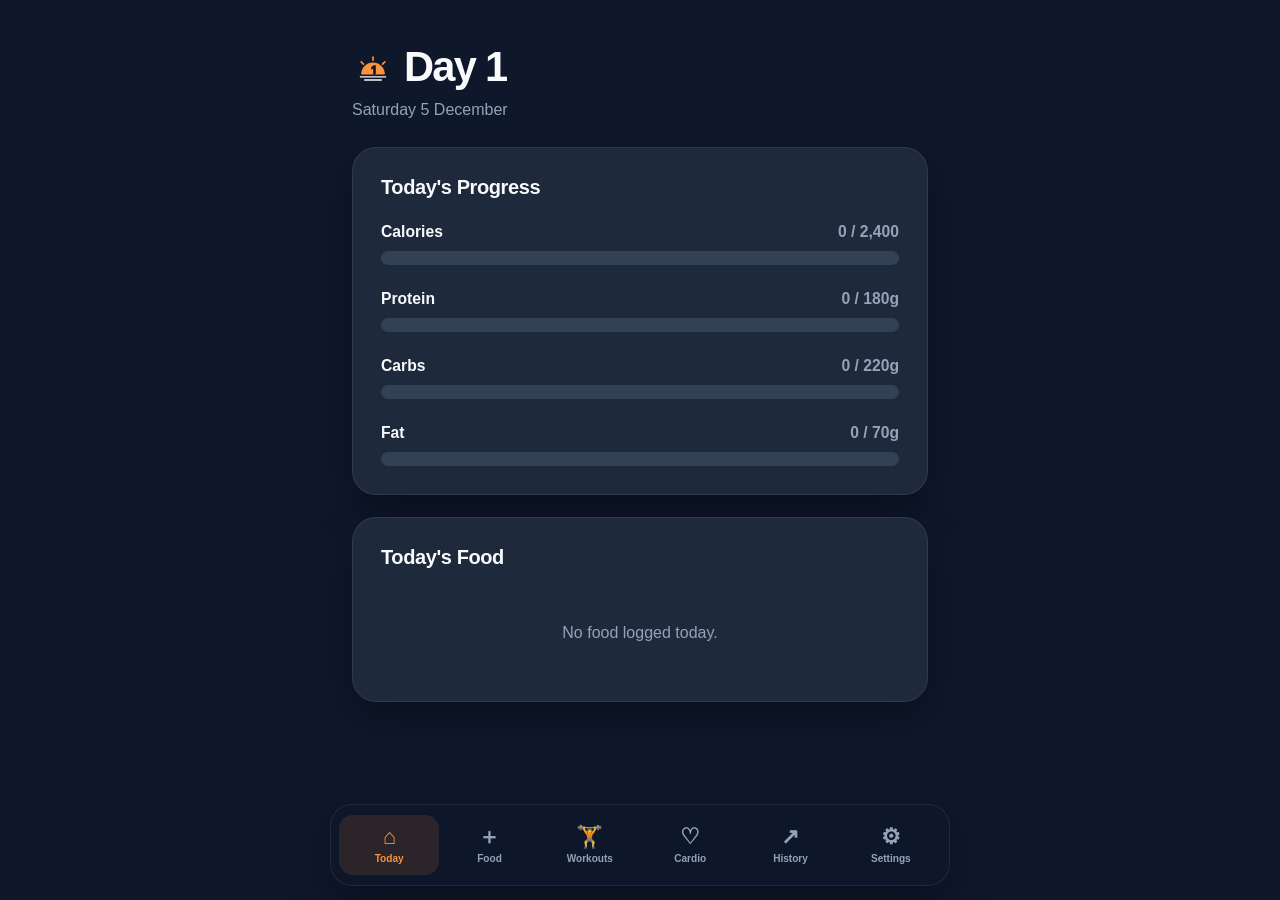
<file: index.html>
<!DOCTYPE html>
<html lang="en">

<head>

    <meta charset="UTF-8">

    <meta name="viewport" content="width=device-width, initial-scale=1.0">

    <title>Day 1</title>

    <link rel="stylesheet" href="./css/style.css">

    <link rel="manifest" href="./manifest.json">

    <link rel="apple-touch-icon" href="./icons/apple-touch-icon.png">

    <meta name="theme-color" content="#0f172a">

    <meta name="apple-mobile-web-app-capable" content="yes">

    <meta name="apple-mobile-web-app-status-bar-style" content="black-translucent">

    <meta name="apple-mobile-web-app-title" content="Day 1">

<link rel="icon" href="icons/logo.svg">
</head>

<body>

    <!-- ==========================
         INSTALL APP
    ========================== -->

    <section
        id="installSection"
        class="install-section"
        hidden>

        <div class="install-content">

            <div>

                <h2>Install Day 1</h2>

                <p>
                    Add Day 1 to this device for faster access and offline use.
                </p>

            </div>

            <button
                type="button"
                id="installAppButton"
                class="install-button">

                Install App

            </button>

        </div>

        <p
            id="installMessage"
            class="install-message"
            aria-live="polite"></p>

    </section>

    <div class="app">

        <!-- HEADER -->

        <header>

            <h1><img class="brand-icon" src="icons/logo.svg" alt=""> Day 1</h1>

            <p id="todayDate">
                Loading date...
            </p>

        </header>

        <!-- DAILY TOTALS -->

        <section class="card">

            <h2>Today's Progress</h2>

            <div class="macro">

                <div class="label">

                    <span>Calories</span>

                    <span id="caloriesText">
                        0 / 2400
                    </span>

                </div>

                <div class="progress">

                    <div
                        id="caloriesBar"
                        class="fill calories"></div>

                </div>

            </div>

            <div class="macro">

                <div class="label">

                    <span>Protein</span>

                    <span id="proteinText">
                        0 / 180g
                    </span>

                </div>

                <div class="progress">

                    <div
                        id="proteinBar"
                        class="fill protein"></div>

                </div>

            </div>

            <div class="macro">

                <div class="label">

                    <span>Carbs</span>

                    <span id="carbsText">
                        0 / 220g
                    </span>

                </div>

                <div class="progress">

                    <div
                        id="carbsBar"
                        class="fill carbs"></div>

                </div>

            </div>

            <div class="macro">

                <div class="label">

                    <span>Fat</span>

                    <span id="fatText">
                        0 / 70g
                    </span>

                </div>

                <div class="progress">

                    <div
                        id="fatBar"
                        class="fill fat"></div>

                </div>

            </div>

        </section>

        <!-- TODAY'S FOOD -->

        <section class="card">

            <h2>Today's Food</h2>

            <div id="foodLog">

                <p class="empty">

                    No food logged today.

                </p>

            </div>

        </section>

    </div>

    <!-- BOTTOM NAVIGATION -->

    <nav aria-label="Main navigation">
<button id="dashboardButton"><div class="icon">⌂</div><div>Today</div></button>
<button id="libraryButton"><div class="icon">＋</div><div>Food</div></button>
<button id="workoutsButton"><div class="icon">🏋</div><div>Workouts</div></button>
<button id="cardioButton"><div class="icon">♡</div><div>Cardio</div></button>
<button id="historyButton"><div class="icon">↗</div><div>History</div></button>
<button id="settingsButton"><div class="icon">⚙</div><div>Settings</div></button>
</nav>

    <script src="./js/storage.js"></script>
    <script src="./js/dashboard.js"></script>
    <script src="./js/app.js"></script>

</body>

</html>
</file>
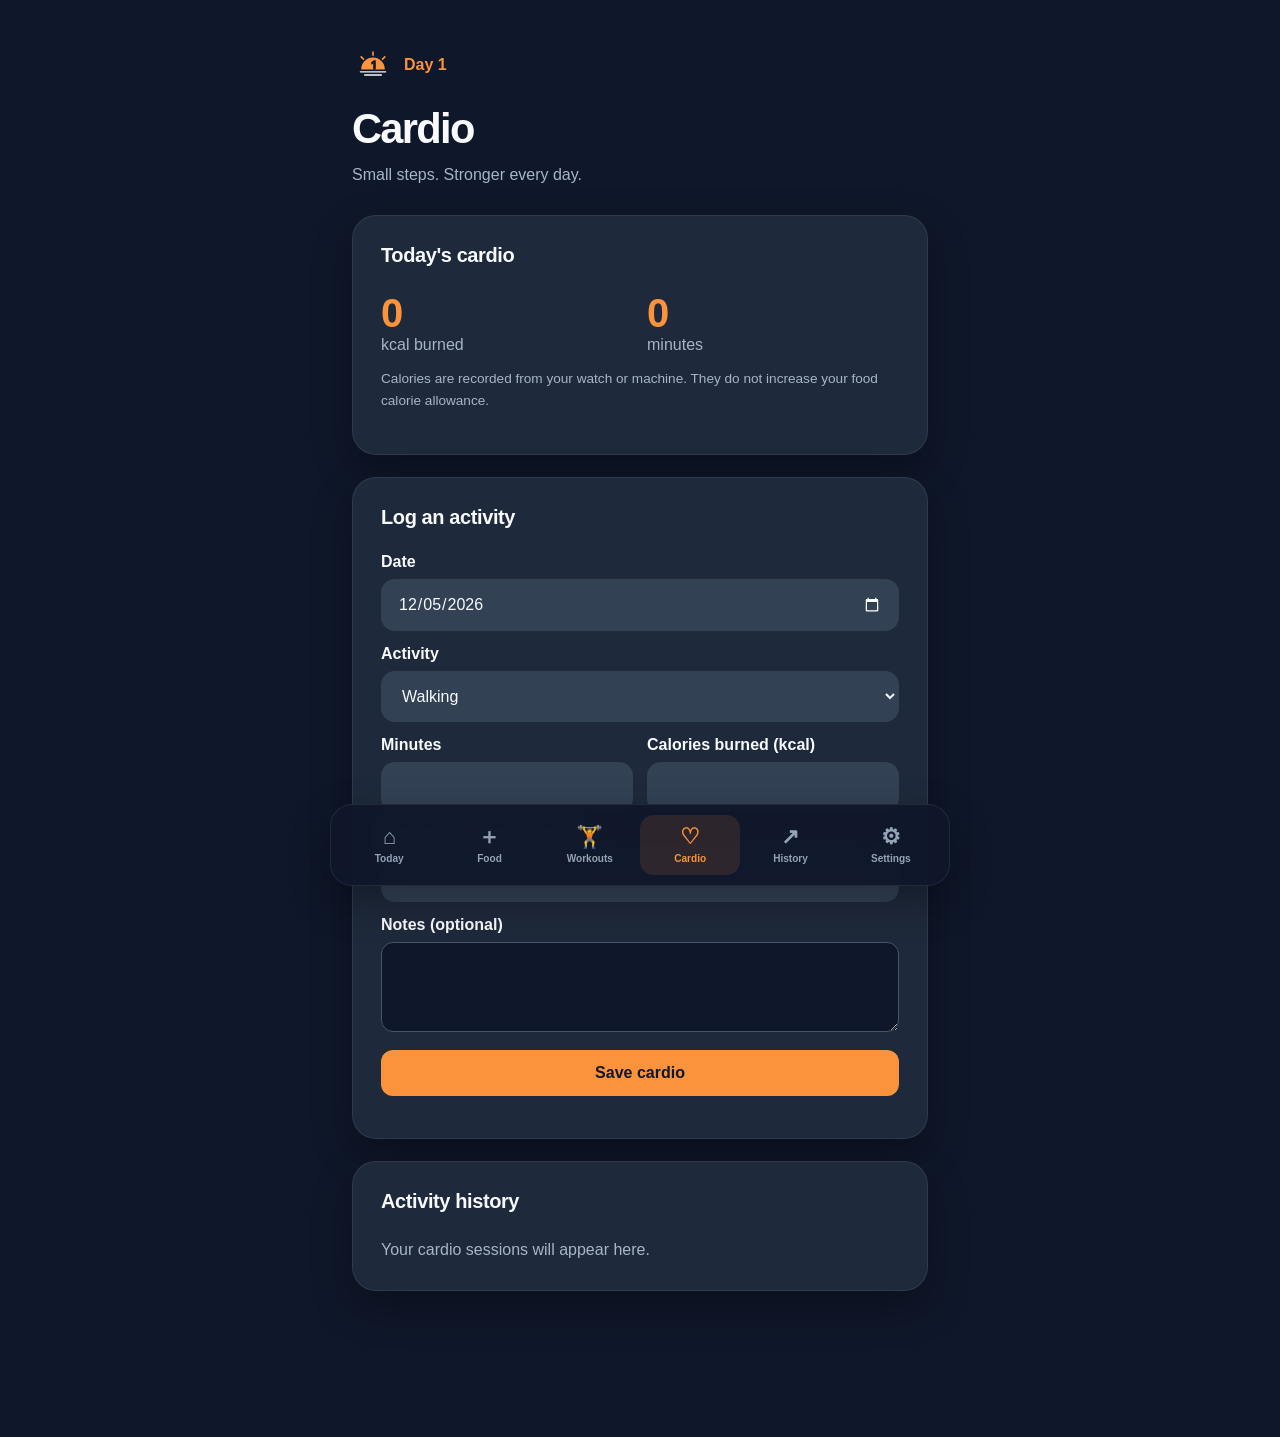
<file: cardio.html>
<!doctype html><html lang="en-AU"><head><meta charset="utf-8"><meta name="viewport" content="width=device-width, initial-scale=1, viewport-fit=cover"><meta name="theme-color" content="#0f172a"><meta name="apple-mobile-web-app-capable" content="yes"><meta name="apple-mobile-web-app-title" content="Day 1"><title>Cardio · Day 1</title><link rel="stylesheet" href="css/style.css"><link rel="manifest" href="manifest.json"><link rel="apple-touch-icon" href="icons/apple-touch-icon.png"><link rel="icon" href="icons/logo.svg"></head><body><main class="app"><header><div class="brand"><img class="brand-icon" src="icons/logo.svg" alt=""> Day 1</div><h1>Cardio</h1><p class="muted">Small steps. Stronger every day.</p></header><section class="card"><h2>Today's cardio</h2><div class="stat-pair"><div><strong id="cardioCalories">0</strong><span>kcal burned</span></div><div><strong id="cardioMinutes">0</strong><span>minutes</span></div></div><p class="muted helper">Calories are recorded from your watch or machine. They do not increase your food calorie allowance.</p></section><form class="card" id="cardioForm"><h2 id="cardioFormTitle">Log an activity</h2><label for="cardioDate">Date</label><input id="cardioDate" type="date" required><label for="activity">Activity</label><select id="activity"><option>Walking</option><option>Running</option><option>Cycling</option><option>Rowing</option><option>Swimming</option><option>Elliptical</option><option>Other</option></select><div class="two-col"><div><label for="duration">Minutes</label><input id="duration" type="number" min="0.1" step="0.1" required inputmode="decimal"></div><div><label for="burned">Calories burned (kcal)</label><input id="burned" type="number" min="0" step="1" required inputmode="numeric"></div></div><label for="distance">Distance in km (optional)</label><input id="distance" type="number" min="0" step="0.01" inputmode="decimal"><label for="cardioNotes">Notes (optional)</label><textarea id="cardioNotes" maxlength="2000"></textarea><button class="primary" id="saveCardio" type="submit">Save cardio</button><button class="secondary" id="cancelCardio" type="button" hidden>Cancel edit</button><p id="cardioStatus" role="status"></p></form><section class="card"><h2>Activity history</h2><div id="cardioHistory"></div></section></main><nav aria-label="Main navigation">
<button id="dashboardButton"><div class="icon">⌂</div><div>Today</div></button>
<button id="libraryButton"><div class="icon">＋</div><div>Food</div></button>
<button id="workoutsButton"><div class="icon">🏋</div><div>Workouts</div></button>
<button id="cardioButton"><div class="icon">♡</div><div>Cardio</div></button>
<button id="historyButton"><div class="icon">↗</div><div>History</div></button>
<button id="settingsButton"><div class="icon">⚙</div><div>Settings</div></button>
</nav><script src="js/training-store.js"></script><script src="js/cardio.js"></script><script src="js/app.js"></script></body></html>
</file>
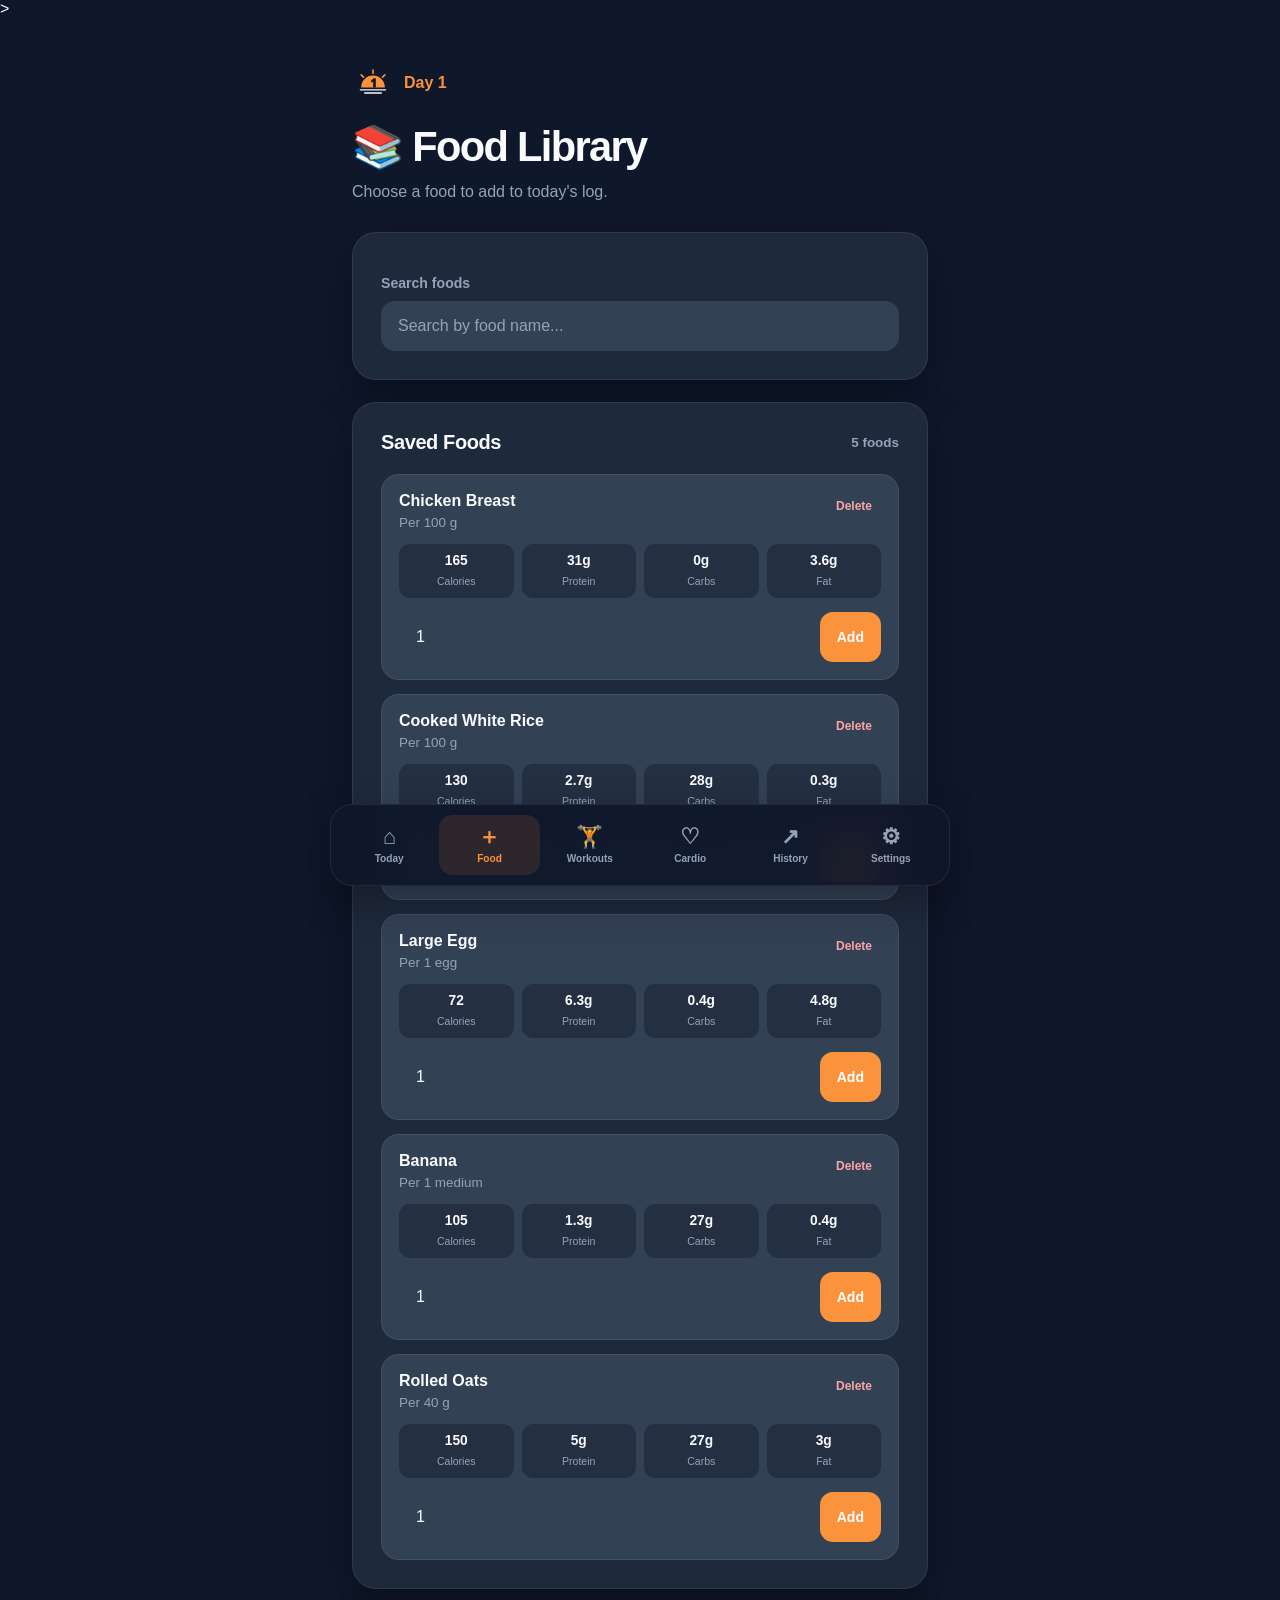
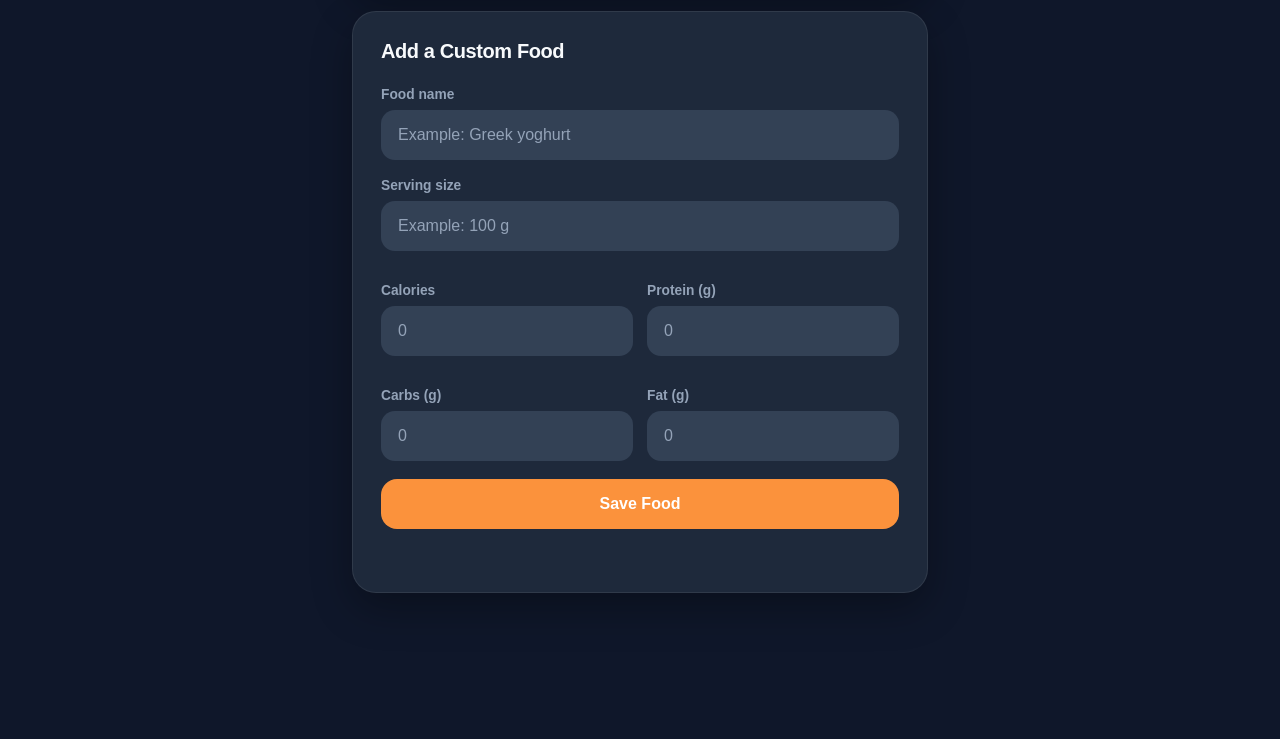
<file: food-library.html>
<!DOCTYPE html>
<html lang="en">

<head>
    <meta charset="UTF-8">

    <meta
        name="viewport"
        content="width=device-width, initial-scale=1.0"
    >

    <title>Food Library | Day 1</title>

    <link
        rel="stylesheet"
        href="css/style.css"
        <link rel="manifest" href="manifest.json">

        <link
    rel="apple-touch-icon"
    href="icons/apple-touch-icon.png"
>

<meta name="theme-color" content="#0f172a">

<meta
    name="apple-mobile-web-app-capable"
    content="yes"
>

<meta
    name="apple-mobile-web-app-status-bar-style"
    content="black-translucent"
>

<meta
    name="apple-mobile-web-app-title"
    content="Day 1"
>
    >
<link rel="icon" href="icons/logo.svg">
</head>

<body>

<div class="app">

    <!-- ==========================
         PAGE HEADER
    =========================== -->

    <header>
<div class="brand"><img class="brand-icon" src="icons/logo.svg" alt=""> Day 1</div>
        <h1>📚 Food Library</h1>

        <p class="page-description">
            Choose a food to add to today's log.
        </p>
    </header>


    <!-- ==========================
         SEARCH
    =========================== -->

    <section class="card">

        <label
            class="input-label"
            for="foodSearch"
        >
            Search foods
        </label>

        <input
            type="search"
            id="foodSearch"
            placeholder="Search by food name..."
            autocomplete="off"
        >

    </section>


    <!-- ==========================
         FOOD LIST
    =========================== -->

    <section class="card">

        <div class="section-heading">

            <h2>Saved Foods</h2>

            <span id="foodCount">
                0 foods
            </span>

        </div>

        <div id="foodLibrary">

            <p class="empty">
                Loading foods...
            </p>

        </div>

    </section>


    <!-- ==========================
         ADD CUSTOM FOOD
    =========================== -->

    <section class="card">

        <h2>Add a Custom Food</h2>

        <form id="addFoodForm">

            <div class="form-group">

                <label for="foodName">
                    Food name
                </label>

                <input
                    type="text"
                    id="foodName"
                    placeholder="Example: Greek yoghurt"
                    required
                >

            </div>


            <div class="form-group">

                <label for="foodServing">
                    Serving size
                </label>

                <input
                    type="text"
                    id="foodServing"
                    placeholder="Example: 100 g"
                    required
                >

            </div>


            <div class="form-grid">

                <div class="form-group">

                    <label for="foodCalories">
                        Calories
                    </label>

                    <input
                        type="number"
                        id="foodCalories"
                        min="0"
                        step="0.1"
                        placeholder="0"
                        required
                    >

                </div>


                <div class="form-group">

                    <label for="foodProtein">
                        Protein (g)
                    </label>

                    <input
                        type="number"
                        id="foodProtein"
                        min="0"
                        step="0.1"
                        placeholder="0"
                        required
                    >

                </div>


                <div class="form-group">

                    <label for="foodCarbs">
                        Carbs (g)
                    </label>

                    <input
                        type="number"
                        id="foodCarbs"
                        min="0"
                        step="0.1"
                        placeholder="0"
                        required
                    >

                </div>


                <div class="form-group">

                    <label for="foodFat">
                        Fat (g)
                    </label>

                    <input
                        type="number"
                        id="foodFat"
                        min="0"
                        step="0.1"
                        placeholder="0"
                        required
                    >

                </div>

            </div>


            <button
                type="submit"
                class="primary-button"
            >
                Save Food
            </button>

            <p
                id="formMessage"
                class="form-message"
                aria-live="polite"
            ></p>

        </form>

    </section>

</div>


<!-- ==========================
     BOTTOM NAVIGATION
========================== -->

<nav aria-label="Main navigation">
<button id="dashboardButton"><div class="icon">⌂</div><div>Today</div></button>
<button id="libraryButton"><div class="icon">＋</div><div>Food</div></button>
<button id="workoutsButton"><div class="icon">🏋</div><div>Workouts</div></button>
<button id="cardioButton"><div class="icon">♡</div><div>Cardio</div></button>
<button id="historyButton"><div class="icon">↗</div><div>History</div></button>
<button id="settingsButton"><div class="icon">⚙</div><div>Settings</div></button>
</nav>


<script src="js/storage.js"></script>
<script src="js/foods.js"></script>
<script src="js/app.js"></script>

</body>

</html>
</file>
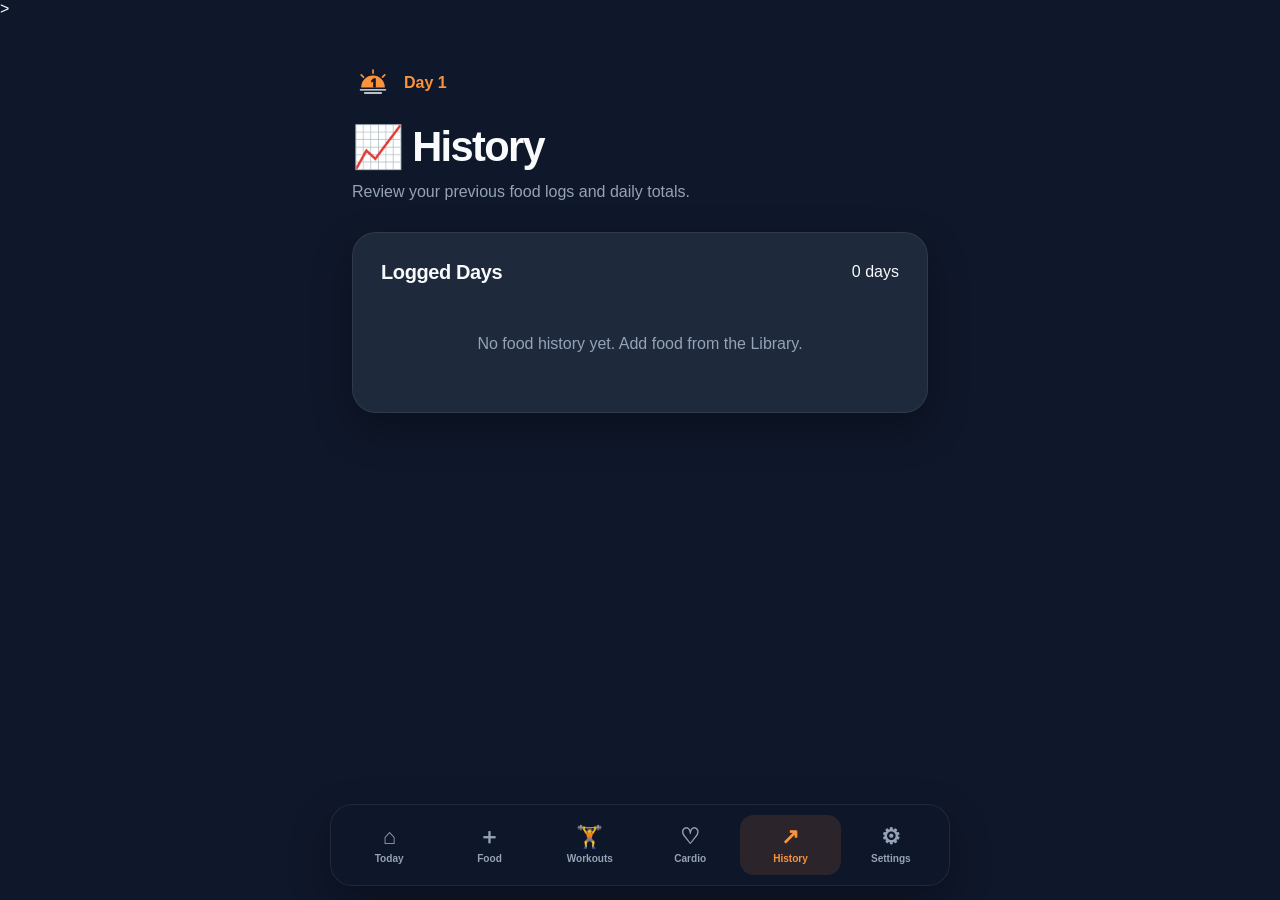
<file: history.html>
<!DOCTYPE html>
<html lang="en">

<head>
    <meta charset="UTF-8">

    <meta
        name="viewport"
        content="width=device-width, initial-scale=1.0"
    >

    <title>History | Day 1</title>

    <link
        rel="stylesheet"
        href="css/style.css"
        <link rel="manifest" href="manifest.json">

<meta name="theme-color" content="#0f172a">

<meta
    name="apple-mobile-web-app-capable"
    content="yes"
>

<meta
    name="apple-mobile-web-app-status-bar-style"
    content="black-translucent"
>

<meta
    name="apple-mobile-web-app-title"
    content="Day 1"
><link
    rel="apple-touch-icon"
    href="icons/apple-touch-icon.png"
>
    >
<link rel="icon" href="icons/logo.svg">
</head>

<body>

<div class="app">

    <!-- ==========================
         PAGE HEADER
    =========================== -->

    <header>
<div class="brand"><img class="brand-icon" src="icons/logo.svg" alt=""> Day 1</div>
        <h1>📈 History</h1>

        <p class="page-description">
            Review your previous food logs and daily totals.
        </p>
    </header>


    <!-- ==========================
         HISTORY SUMMARY
    =========================== -->

    <section class="card">

        <div class="section-heading">

            <h2>Logged Days</h2>

            <span id="historyCount">
                0 days
            </span>

        </div>

        <div id="historyList">

            <p class="empty">
                Loading history...
            </p>

        </div>

    </section>

</div>


<!-- ==========================
     BOTTOM NAVIGATION
========================== -->

<nav aria-label="Main navigation">
<button id="dashboardButton"><div class="icon">⌂</div><div>Today</div></button>
<button id="libraryButton"><div class="icon">＋</div><div>Food</div></button>
<button id="workoutsButton"><div class="icon">🏋</div><div>Workouts</div></button>
<button id="cardioButton"><div class="icon">♡</div><div>Cardio</div></button>
<button id="historyButton"><div class="icon">↗</div><div>History</div></button>
<button id="settingsButton"><div class="icon">⚙</div><div>Settings</div></button>
</nav>


<script src="js/storage.js"></script>
<script src="js/history.js"></script>
<script src="js/app.js"></script>

</body>

</html>
</file>
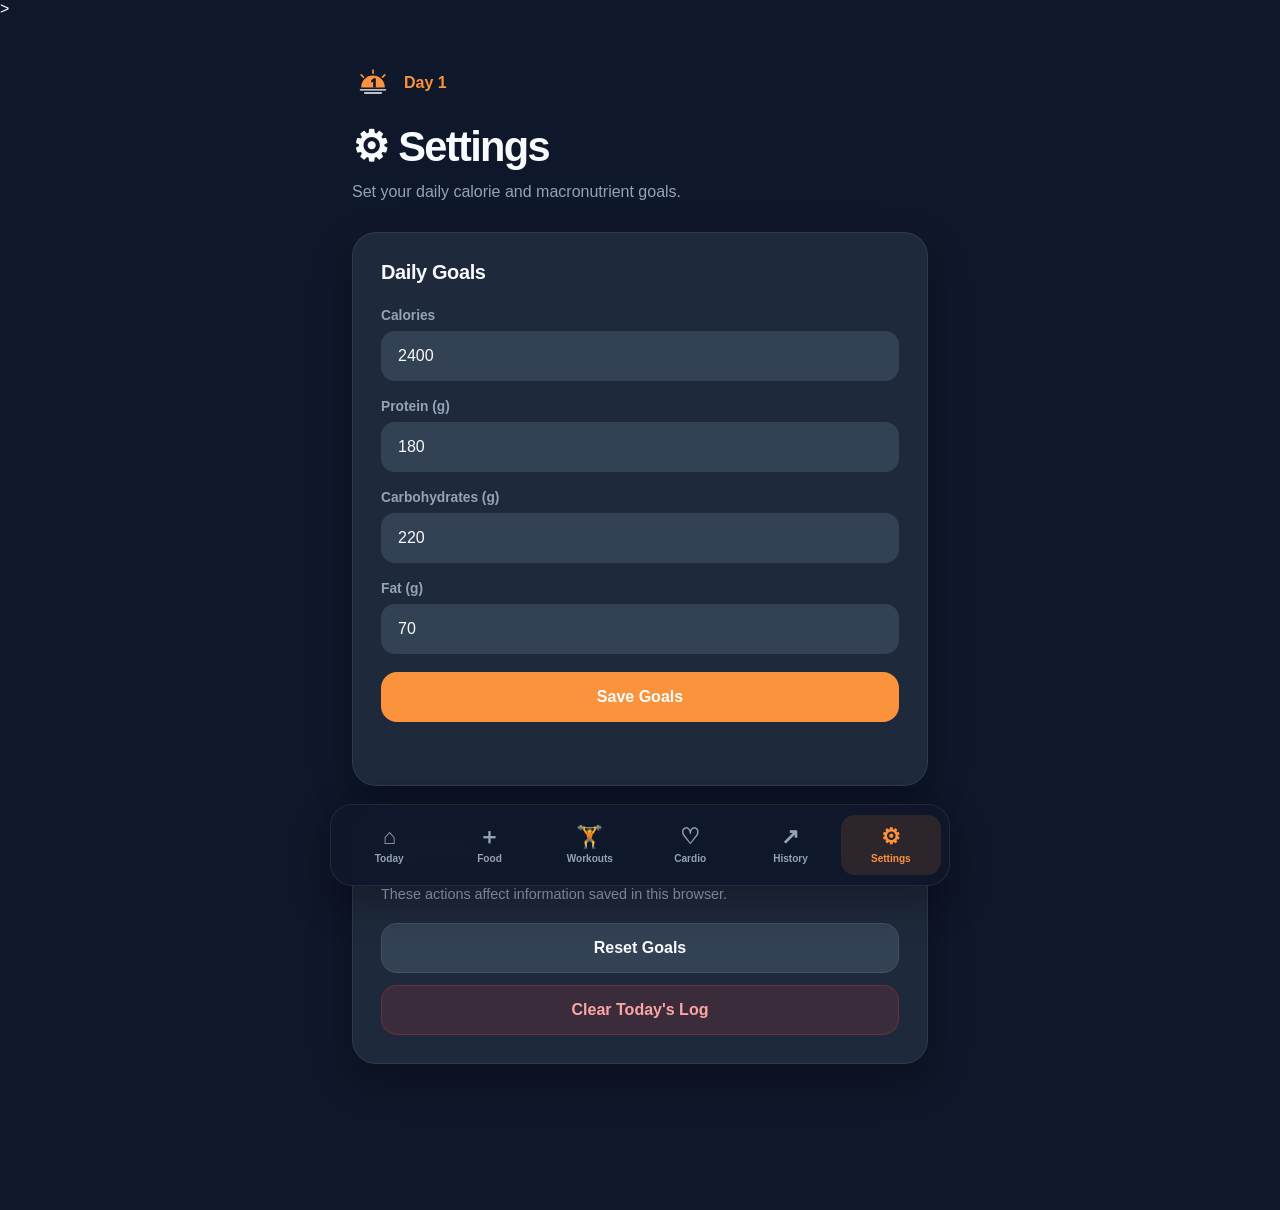
<file: settings.html>
<!DOCTYPE html>
<html lang="en">

<head>
    <meta charset="UTF-8">

    <meta
        name="viewport"
        content="width=device-width, initial-scale=1.0"
    >

    <title>Settings | Day 1</title>

    <link
        rel="stylesheet"
        href="css/style.css"
        <link rel="manifest" href="manifest.json">

<meta name="theme-color" content="#0f172a">

<meta
    name="apple-mobile-web-app-capable"
    content="yes"
>

<meta
    name="apple-mobile-web-app-status-bar-style"
    content="black-translucent"
>

<meta
    name="apple-mobile-web-app-title"
    content="Day 1"
>
<link
    rel="apple-touch-icon"
    href="icons/apple-touch-icon.png"
>
    >
<link rel="icon" href="icons/logo.svg">
</head>

<body>

<div class="app">

    <!-- ==========================
         PAGE HEADER
    =========================== -->

    <header>
<div class="brand"><img class="brand-icon" src="icons/logo.svg" alt=""> Day 1</div>
        <h1>⚙ Settings</h1>

        <p class="page-description">
            Set your daily calorie and macronutrient goals.
        </p>
    </header>


    <!-- ==========================
         DAILY GOALS
    =========================== -->

    <section class="card">

        <h2>Daily Goals</h2>

        <form id="settingsForm">

            <div class="form-group">

                <label for="calorieGoal">
                    Calories
                </label>

                <input
                    type="number"
                    id="calorieGoal"
                    min="1"
                    step="1"
                    required
                >

            </div>


            <div class="form-group">

                <label for="proteinGoal">
                    Protein (g)
                </label>

                <input
                    type="number"
                    id="proteinGoal"
                    min="1"
                    step="1"
                    required
                >

            </div>


            <div class="form-group">

                <label for="carbsGoal">
                    Carbohydrates (g)
                </label>

                <input
                    type="number"
                    id="carbsGoal"
                    min="1"
                    step="1"
                    required
                >

            </div>


            <div class="form-group">

                <label for="fatGoal">
                    Fat (g)
                </label>

                <input
                    type="number"
                    id="fatGoal"
                    min="1"
                    step="1"
                    required
                >

            </div>


            <button
                type="submit"
                class="primary-button"
            >
                Save Goals
            </button>

            <p
                id="settingsMessage"
                class="form-message"
                aria-live="polite"
            ></p>

        </form>

    </section>


    <!-- ==========================
         DATA TOOLS
    =========================== -->

    <section class="card">

        <h2>Data Tools</h2>

        <p class="settings-warning">
            These actions affect information saved in this browser.
        </p>

        <div class="settings-actions">

            <button
                type="button"
                id="resetGoalsButton"
                class="secondary-button"
            >
                Reset Goals
            </button>

            <button
                type="button"
                id="clearTodayButton"
                class="danger-button"
            >
                Clear Today's Log
            </button>

        </div>

    </section>

</div>


<!-- ==========================
     BOTTOM NAVIGATION
========================== -->

<nav aria-label="Main navigation">
<button id="dashboardButton"><div class="icon">⌂</div><div>Today</div></button>
<button id="libraryButton"><div class="icon">＋</div><div>Food</div></button>
<button id="workoutsButton"><div class="icon">🏋</div><div>Workouts</div></button>
<button id="cardioButton"><div class="icon">♡</div><div>Cardio</div></button>
<button id="historyButton"><div class="icon">↗</div><div>History</div></button>
<button id="settingsButton"><div class="icon">⚙</div><div>Settings</div></button>
</nav>


<script src="js/storage.js"></script>
<script src="js/settings.js"></script>
<script src="js/app.js"></script>

</body>

</html>
</file>
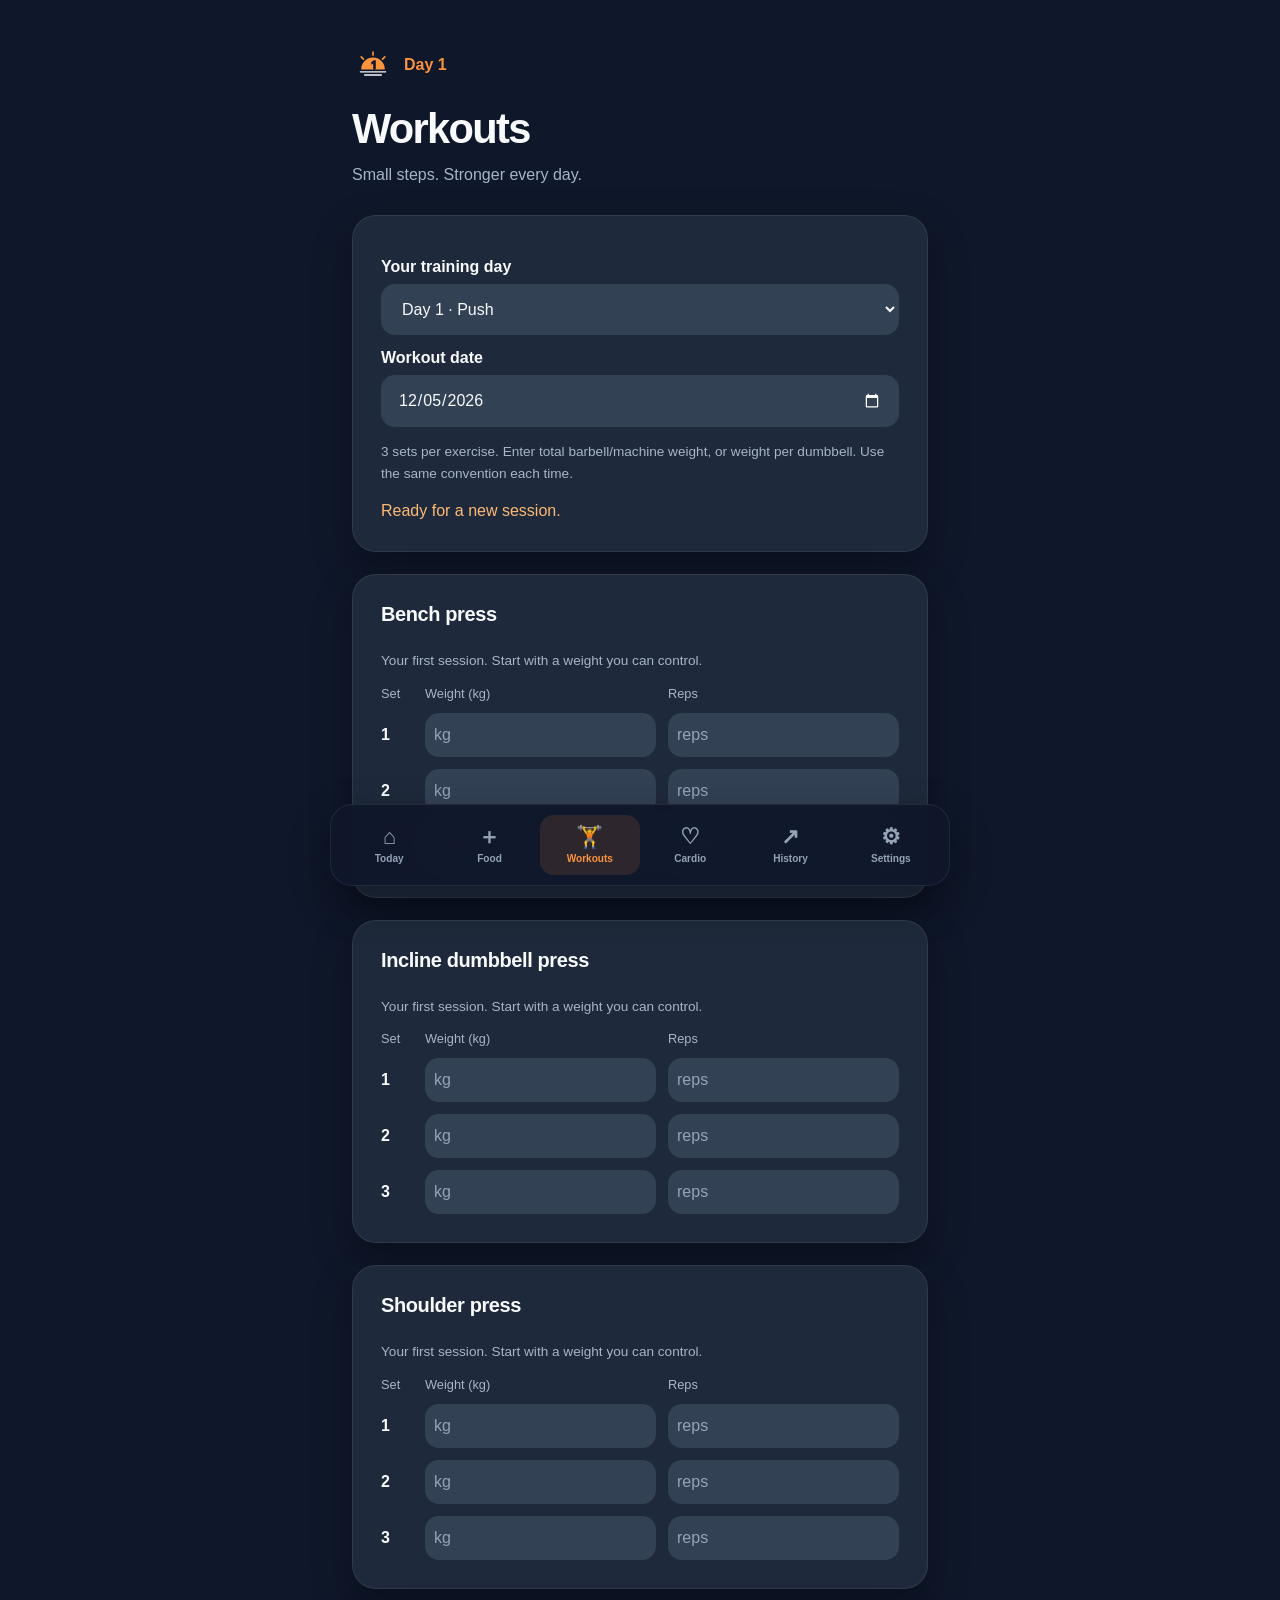
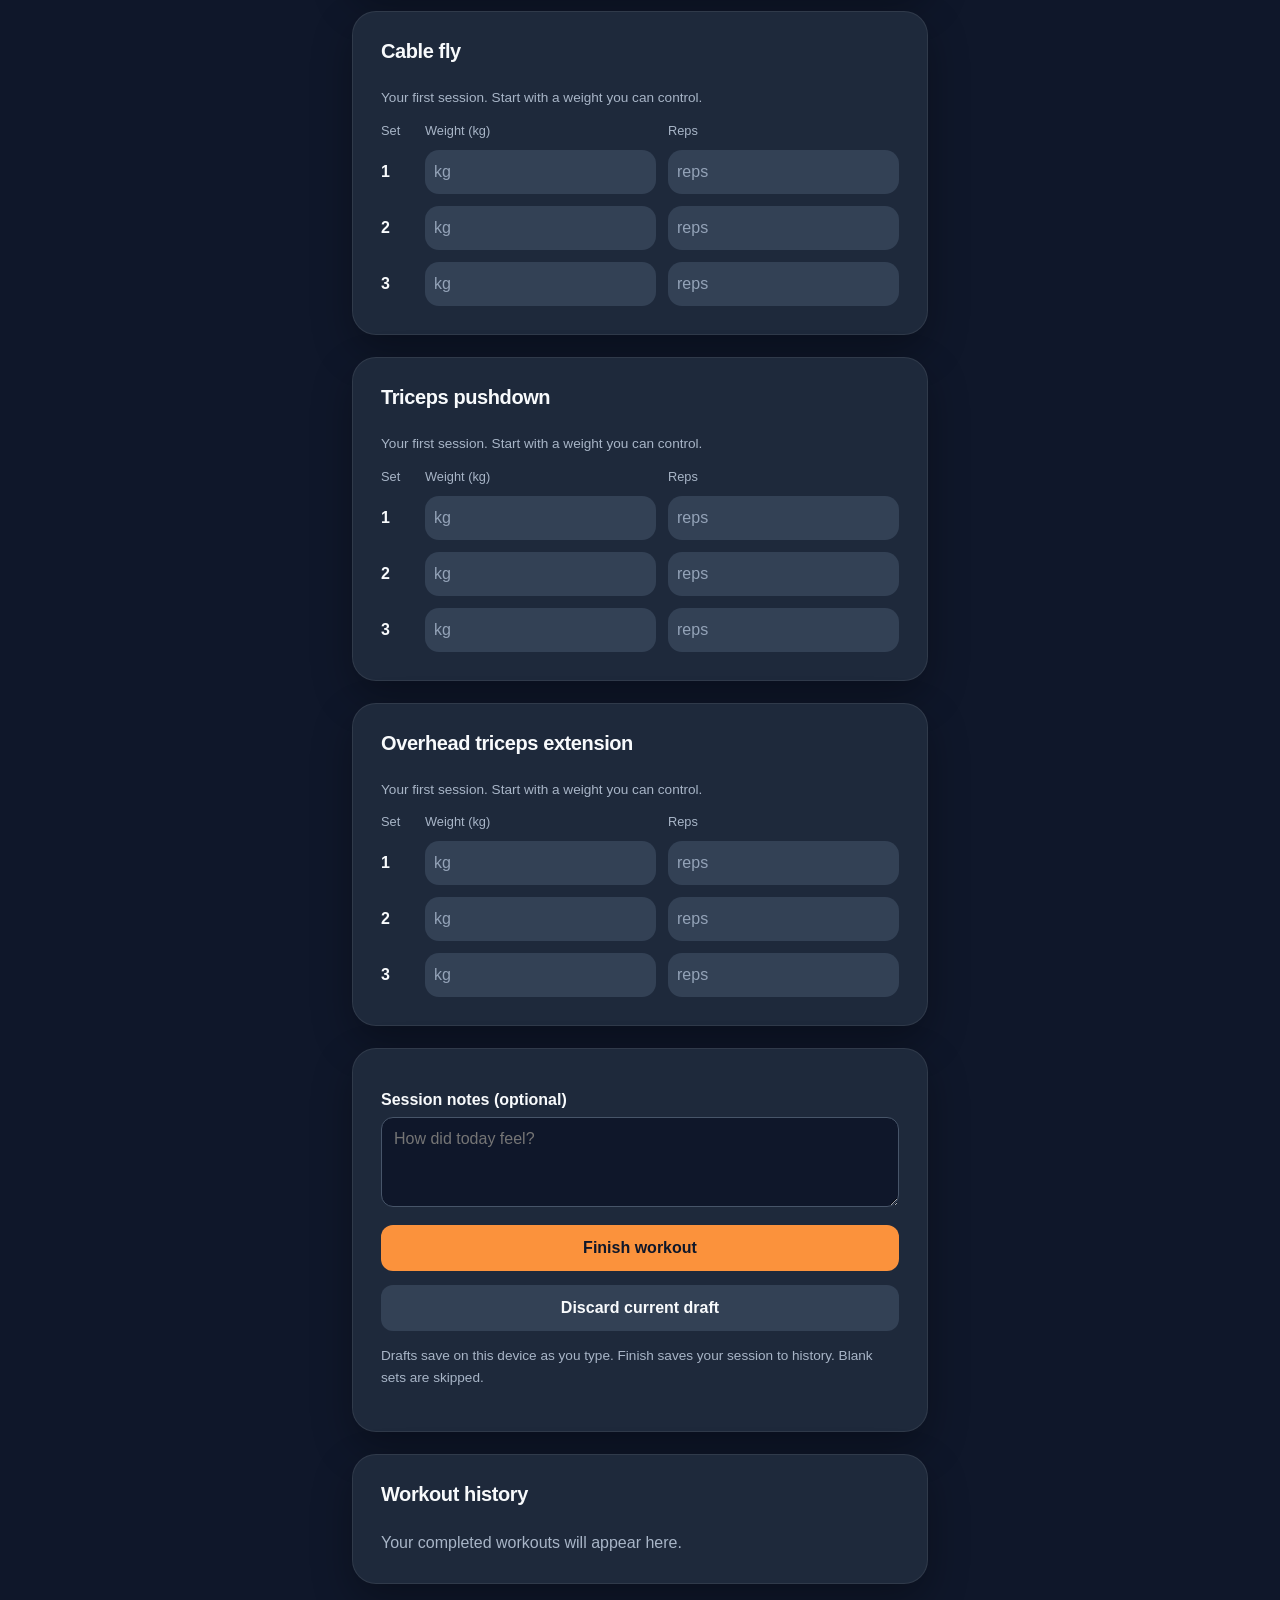
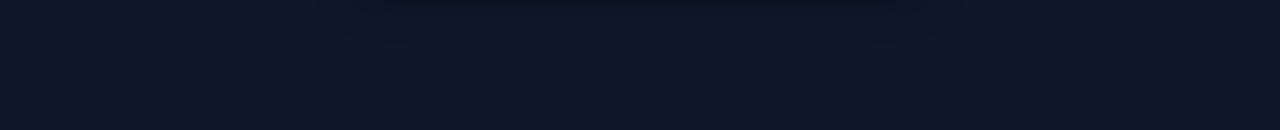
<file: workouts.html>
<!doctype html><html lang="en-AU"><head><meta charset="utf-8"><meta name="viewport" content="width=device-width, initial-scale=1, viewport-fit=cover"><meta name="theme-color" content="#0f172a"><meta name="apple-mobile-web-app-capable" content="yes"><meta name="apple-mobile-web-app-title" content="Day 1"><title>Workouts · Day 1</title><link rel="stylesheet" href="css/style.css"><link rel="manifest" href="manifest.json"><link rel="apple-touch-icon" href="icons/apple-touch-icon.png"><link rel="icon" href="icons/logo.svg"></head><body><main class="app"><header><div class="brand"><img class="brand-icon" src="icons/logo.svg" alt=""> Day 1</div><h1>Workouts</h1><p class="muted">Small steps. Stronger every day.</p></header><section class="card"><label for="routine">Your training day</label><select id="routine"><option value="push">Day 1 · Push</option><option value="pull">Day 2 · Pull</option><option value="legs">Day 3 · Legs</option></select><label for="workoutDate">Workout date</label><input type="date" id="workoutDate" required><p class="muted helper">3 sets per exercise. Enter total barbell/machine weight, or weight per dumbbell. Use the same convention each time.</p><p id="workoutStatus" role="status"></p></section><form id="workoutForm"><div id="exercises"></div><section class="card"><label for="workoutNotes">Session notes (optional)</label><textarea id="workoutNotes" maxlength="2000" placeholder="How did today feel?"></textarea><button class="primary" type="submit">Finish workout</button><button class="secondary" type="button" id="discardWorkout">Discard current draft</button><p class="muted helper">Drafts save on this device as you type. Finish saves your session to history. Blank sets are skipped.</p></section></form><section class="card"><h2>Workout history</h2><div id="workoutHistory"></div></section></main><nav aria-label="Main navigation">
<button id="dashboardButton"><div class="icon">⌂</div><div>Today</div></button>
<button id="libraryButton"><div class="icon">＋</div><div>Food</div></button>
<button id="workoutsButton"><div class="icon">🏋</div><div>Workouts</div></button>
<button id="cardioButton"><div class="icon">♡</div><div>Cardio</div></button>
<button id="historyButton"><div class="icon">↗</div><div>History</div></button>
<button id="settingsButton"><div class="icon">⚙</div><div>Settings</div></button>
</nav><script src="js/training-store.js"></script><script src="js/workouts.js"></script><script src="js/app.js"></script></body></html>
</file>
<file: css/style.css>
/* ==========================================
   MacroTrack
   Step 3 — Main Stylesheet
========================================== */

/* ---------- RESET ---------- */

* {
    margin: 0;
    padding: 0;
    box-sizing: border-box;
}

:root {
    --background: #0f172a;
    --surface: #1e293b;
    --surface-light: #334155;
    --surface-hover: #475569;

    --text-primary: #f8fafc;
    --text-secondary: #94a3b8;

    --blue: #3b82f6;
    --green: #22c55e;
    --orange: #f59e0b;
    --pink: #ec4899;

    --border: rgba(255, 255, 255, 0.08);
    --shadow: 0 16px 40px rgba(0, 0, 0, 0.3);

    --nav-height: 82px;
}

html {
    background: var(--background);
}

body {
    min-height: 100vh;
    background: var(--background);
    color: var(--text-primary);

    font-family:
        -apple-system,
        BlinkMacSystemFont,
        "Segoe UI",
        Roboto,
        Helvetica,
        Arial,
        sans-serif;

    -webkit-font-smoothing: antialiased;
}

/* ---------- MAIN APP ---------- */

.app {
    width: 100%;
    max-width: 620px;

    margin: 0 auto;

    padding:
        28px
        22px
        calc(var(--nav-height) + 42px);
}

/* ---------- HEADER ---------- */

header {
    margin-bottom: 28px;
}

header h1 {
    font-size: clamp(2rem, 8vw, 2.6rem);
    line-height: 1.1;
    letter-spacing: -0.04em;

    margin-bottom: 10px;
}

#todayDate {
    color: var(--text-secondary);
    font-size: 1rem;
    font-weight: 500;
}

/* ---------- CARDS ---------- */

.card {
    background: var(--surface);

    border: 1px solid var(--border);
    border-radius: 24px;

    padding: 24px;
    margin-bottom: 22px;

    box-shadow: var(--shadow);
}

.card h2 {
    font-size: 1.25rem;
    letter-spacing: -0.02em;
    margin-bottom: 24px;
}

/* ---------- MACRO ROWS ---------- */

.macro {
    margin-bottom: 25px;
}

.macro:last-child {
    margin-bottom: 0;
}

.label {
    display: flex;
    align-items: center;
    justify-content: space-between;

    gap: 16px;

    margin-bottom: 10px;

    font-size: 0.98rem;
    font-weight: 650;
}

.label span:last-child {
    color: var(--text-secondary);
    font-weight: 600;
    text-align: right;
}

/* ---------- PROGRESS BARS ---------- */

.progress {
    width: 100%;
    height: 14px;

    overflow: hidden;

    background: var(--surface-light);
    border-radius: 999px;
}

.fill {
    width: 0%;
    height: 100%;

    border-radius: inherit;

    transition:
        width 0.45s ease,
        filter 0.2s ease;
}

.calories {
    background: var(--blue);
}

.protein {
    background: var(--green);
}

.carbs {
    background: var(--orange);
}

.fat {
    background: var(--pink);
}

/* ---------- TODAY'S FOOD ---------- */

#foodLog {
    display: grid;
    gap: 12px;
}

.empty {
    color: var(--text-secondary);
    text-align: center;

    padding: 28px 12px;

    line-height: 1.5;
}

.food-item {
    display: flex;
    align-items: center;
    justify-content: space-between;

    gap: 16px;

    background: var(--surface-light);

    border-radius: 17px;

    padding: 16px;
}

.food-item-details {
    min-width: 0;
}

.food-item-name {
    font-weight: 700;
    margin-bottom: 5px;

    white-space: nowrap;
    overflow: hidden;
    text-overflow: ellipsis;
}

.food-item-macros {
    color: var(--text-secondary);
    font-size: 0.86rem;
    line-height: 1.4;
}

/* ---------- BUTTONS ---------- */

button {
    font: inherit;
    border: none;
    cursor: pointer;

    -webkit-tap-highlight-color: transparent;
}

button:focus-visible {
    outline: 3px solid rgba(59, 130, 246, 0.55);
    outline-offset: 3px;
}

/* ---------- BOTTOM NAVIGATION ---------- */

nav {
    position: fixed;
    z-index: 100;

    left: 50%;
    bottom: 0;

    transform: translateX(-50%);

    width: 100%;
    max-width: 620px;
    min-height: var(--nav-height);

    display: grid;
    grid-template-columns: repeat(4, 1fr);

    padding:
        10px
        8px
        max(10px, env(safe-area-inset-bottom));

    background: rgba(15, 23, 42, 0.94);

    border-top: 1px solid var(--border);

    backdrop-filter: blur(18px);
    -webkit-backdrop-filter: blur(18px);
}

nav button {
    display: flex;
    flex-direction: column;
    align-items: center;
    justify-content: center;

    gap: 5px;

    min-width: 0;

    padding: 8px 4px;

    background: transparent;
    color: var(--text-secondary);

    border-radius: 14px;

    font-size: 0.74rem;
    font-weight: 650;

    transition:
        background 0.2s ease,
        color 0.2s ease,
        transform 0.2s ease;
}

nav button:hover {
    background: rgba(255, 255, 255, 0.06);
    color: var(--text-primary);
}

nav button:active {
    transform: scale(0.95);
}

nav button:first-child {
    color: var(--blue);
}

nav .icon {
    font-size: 1.35rem;
    line-height: 1;
}

/* ---------- GENERAL FORM STYLES FOR LATER ---------- */

input,
select {
    width: 100%;

    padding: 15px 16px;

    background: var(--surface-light);
    color: var(--text-primary);

    border: 1px solid transparent;
    border-radius: 14px;

    font: inherit;
}

input::placeholder {
    color: var(--text-secondary);
}

input:focus,
select:focus {
    border-color: var(--blue);
    outline: none;
}

.primary-button {
    width: 100%;

    padding: 16px 18px;

    background: var(--blue);
    color: white;

    border-radius: 16px;

    font-weight: 750;

    transition:
        filter 0.2s ease,
        transform 0.2s ease;
}

.primary-button:hover {
    filter: brightness(1.08);
}

.primary-button:active {
    transform: scale(0.98);
}

/* ---------- SMALL MOBILE SCREENS ---------- */

/* ==========================================
   FOOD LIBRARY
========================================== */

.page-description {
    color: var(--text-secondary);
    font-size: 1rem;
    line-height: 1.5;
}

.input-label {
    display: block;
    margin-bottom: 10px;

    color: var(--text-secondary);

    font-size: 0.88rem;
    font-weight: 700;
}

.section-heading {
    display: flex;
    align-items: center;
    justify-content: space-between;

    gap: 16px;

    margin-bottom: 20px;
}

.section-heading h2 {
    margin-bottom: 0;
}

#foodCount {
    color: var(--text-secondary);

    font-size: 0.84rem;
    font-weight: 700;
}


/* ---------- FOOD LIBRARY LIST ---------- */

#foodLibrary {
    display: grid;
    gap: 14px;
}

.library-food-item {
    display: grid;
    gap: 14px;

    padding: 17px;

    background: var(--surface-light);

    border: 1px solid var(--border);
    border-radius: 18px;
}

.library-food-header {
    display: flex;
    align-items: flex-start;
    justify-content: space-between;

    gap: 14px;
}

.library-food-name {
    margin-bottom: 5px;

    font-size: 1rem;
    font-weight: 750;
}

.library-food-serving {
    color: var(--text-secondary);

    font-size: 0.84rem;
}

.library-food-macros {
    display: grid;
    grid-template-columns: repeat(4, 1fr);

    gap: 8px;
}

.macro-value {
    padding: 9px 5px;

    background: rgba(15, 23, 42, 0.42);

    border-radius: 11px;

    text-align: center;
}

.macro-value strong {
    display: block;

    margin-bottom: 3px;

    font-size: 0.86rem;
}

.macro-value span {
    color: var(--text-secondary);

    font-size: 0.66rem;
}

.library-food-actions {
    display: grid;
    grid-template-columns: 1fr auto;

    gap: 9px;
}

.quantity-input {
    min-width: 0;
}

.add-food-button {
    padding: 12px 17px;

    background: var(--blue);
    color: white;

    border-radius: 13px;

    font-size: 0.88rem;
    font-weight: 750;
}

.delete-library-food {
    flex-shrink: 0;

    padding: 7px 9px;

    background: transparent;
    color: #fca5a5;

    border-radius: 9px;

    font-size: 0.75rem;
    font-weight: 700;
}


/* ---------- CUSTOM FOOD FORM ---------- */

.form-group {
    margin-bottom: 18px;
}

.form-group label {
    display: block;

    margin-bottom: 8px;

    color: var(--text-secondary);

    font-size: 0.86rem;
    font-weight: 700;
}

.form-grid {
    display: grid;
    grid-template-columns: repeat(2, 1fr);

    gap: 0 14px;
}

.form-message {
    min-height: 22px;

    margin-top: 13px;

    text-align: center;

    color: var(--green);

    font-size: 0.86rem;
    font-weight: 650;
}

.form-message.error {
    color: #fca5a5;
}


/* ---------- ACTIVE NAVIGATION ---------- */

nav button.active {
    color: var(--blue);
    background: rgba(59, 130, 246, 0.1);
}

/* ==========================================
   HISTORY PAGE
========================================== */

#historyList {
    display: grid;
    gap: 16px;
}

.history-day {
    overflow: hidden;

    background: var(--surface-light);

    border: 1px solid var(--border);
    border-radius: 18px;
}

.history-day-header {
    display: flex;
    align-items: center;
    justify-content: space-between;

    gap: 14px;

    width: 100%;

    padding: 17px;

    background: transparent;
    color: var(--text-primary);

    text-align: left;
}

.history-date {
    font-size: 1rem;
    font-weight: 750;
}

.history-calories {
    color: var(--text-secondary);

    font-size: 0.86rem;
    font-weight: 700;
}

.history-summary {
    display: grid;
    grid-template-columns: repeat(4, 1fr);

    gap: 8px;

    padding: 0 17px 17px;
}

.history-foods {
    display: none;

    padding: 0 17px 17px;
}

.history-day.open .history-foods {
    display: grid;
    gap: 9px;
}

.history-food-entry {
    display: flex;
    align-items: flex-start;
    justify-content: space-between;

    gap: 16px;

    padding: 12px;

    background: rgba(15, 23, 42, 0.42);

    border-radius: 12px;
}

.history-food-name {
    font-weight: 700;
}

.history-food-serving {
    margin-top: 4px;

    color: var(--text-secondary);

    font-size: 0.78rem;
}

.history-food-calories {
    flex-shrink: 0;

    color: var(--text-secondary);

    font-size: 0.82rem;
    font-weight: 700;
}

.history-toggle {
    color: var(--blue);

    font-size: 0.78rem;
    font-weight: 750;
}
/* ==========================================
   SETTINGS PAGE
========================================== */

.settings-warning {
    margin-bottom: 18px;

    color: var(--text-secondary);

    font-size: 0.9rem;
    line-height: 1.5;
}

.settings-actions {
    display: grid;
    gap: 12px;
}

.secondary-button,
.danger-button {
    width: 100%;

    padding: 15px 18px;

    border-radius: 16px;

    font-weight: 750;

    transition:
        filter 0.2s ease,
        transform 0.2s ease;
}

.secondary-button {
    background: var(--surface-light);
    color: var(--text-primary);

    border: 1px solid var(--border);
}

.danger-button {
    background: rgba(239, 68, 68, 0.14);
    color: #fca5a5;

    border: 1px solid rgba(239, 68, 68, 0.24);
}

.secondary-button:hover,
.danger-button:hover {
    filter: brightness(1.12);
}

.secondary-button:active,
.danger-button:active {
    transform: scale(0.98);
}

@media (max-width: 430px) 

.install-content {
    align-items: stretch;
    flex-direction: column;
}

.install-button {
    width: 100%;
}

.history-summary {
    grid-template-columns: repeat(2, 1fr);
}
{
    .app {
        padding:
            20px
            15px
            calc(var(--nav-height) + 32px);
    }

    .card {
        padding: 19px;
        border-radius: 21px;
    }

    .label {
        font-size: 0.92rem;
    }

    nav button {
        font-size: 0.68rem;
    }

    nav .icon {
        font-size: 1.25rem;
    }
}

/* ==========================================
   INSTALL APP
========================================== */

.install-section {
    margin-bottom: 20px;
    padding: 18px;

    background:
        linear-gradient(
            135deg,
            rgba(37, 99, 235, 0.18),
            rgba(59, 130, 246, 0.08)
        );

    border: 1px solid rgba(59, 130, 246, 0.3);
    border-radius: 18px;
}

.install-section[hidden] {
    display: none;
}

.install-content {
    display: flex;
    align-items: center;
    justify-content: space-between;

    gap: 18px;
}

.install-content h2 {
    margin-bottom: 5px;
}

.install-content p {
    color: var(--text-secondary);

    font-size: 0.88rem;
    line-height: 1.5;
}

.install-button {
    flex-shrink: 0;

    padding: 12px 18px;

    background: var(--blue);
    color: white;

    border: none;
    border-radius: 14px;

    font-weight: 750;

    cursor: pointer;

    transition:
        filter 0.2s ease,
        transform 0.2s ease;
}

.install-button:hover {
    filter: brightness(1.1);
}

.install-button:active {
    transform: scale(0.97);
}

.install-button:disabled {
    cursor: default;
    opacity: 0.65;
}

.install-message {
    min-height: 0;
    margin-top: 10px;

    color: var(--text-secondary);

    font-size: 0.82rem;
}

/* ---------- LARGE SCREENS ---------- */

@media (min-width: 700px) {
    .app {
        padding-top: 44px;
    }

    .card {
        padding: 28px;
    }

    nav {
        bottom: 14px;
        border: 1px solid var(--border);
        border-radius: 22px;
        box-shadow: var(--shadow);
    }
}

/* ---------- REDUCED MOTION ---------- */

@media (prefers-reduced-motion: reduce) {
    *,
    *::before,
    *::after {
        scroll-behavior: auto !important;
        transition: none !important;
        animation: none !important;
    }
}
/* ---------- REMOVE FOOD BUTTON ---------- */

.remove-food-button {
    flex-shrink: 0;

    padding: 9px 12px;

    background: rgba(239, 68, 68, 0.14);
    color: #fca5a5;

    border: 1px solid rgba(239, 68, 68, 0.2);
    border-radius: 11px;

    font-size: 0.78rem;
    font-weight: 700;

    transition:
        background 0.2s ease,
        transform 0.2s ease;
}

.remove-food-button:hover {
    background: rgba(239, 68, 68, 0.24);
}

.remove-food-button:active {
    transform: scale(0.96);
}
/* Day 1: dark training screens and six-tab navigation */
:root { color-scheme: dark; --blue: #fb923c; }
[hidden] { display: none !important; }
nav { grid-template-columns: repeat(6,minmax(0,1fr)); }
nav button { font-size: .63rem; padding: 9px 1px; }
nav button:first-child { color: var(--text-secondary); }
nav button.active { color: #fb923c; background: rgba(251,146,60,.12); }
.brand { display: flex; align-items: center; gap: 10px; color: #fb923c; font-weight: 750; margin-bottom: 20px; }
.brand-icon { width: 42px; height: 42px; vertical-align: middle; }
.muted { color: #a8b5c7; line-height: 1.6; }
.helper { font-size: .85rem; margin: 14px 0; }
label { display: block; margin: 14px 0 8px; font-weight: 650; }
textarea { width:100%; min-height: 90px; resize:vertical; border:1px solid #475569; border-radius:12px; background:#0f172a; color:#f8fafc; padding:12px; font:inherit; }
.primary,.secondary { display:block; width:100%; border:0; border-radius:12px; padding:14px 10px; font:inherit; font-weight:700; margin-top:14px; cursor:pointer; }
.primary { background:#fb923c; color:#0f172a; }
.secondary { background:#334155; color:#f8fafc; }
.set-grid { display:grid; grid-template-columns:32px minmax(0,1fr) minmax(0,1fr); gap:12px; align-items:center; }
.set-grid>span { color:#a8b5c7; font-size:.8rem; }
.set-grid label { margin:0; }
.set-grid input { min-width:0; padding:12px 8px; }
.two-col,.stat-pair { display:grid; grid-template-columns:repeat(2,minmax(0,1fr)); gap:14px; }
.stat-pair strong { display:block; font-size:2.5rem; color:#fb923c; }
.stat-pair span { color:#a8b5c7; }
.history-item { border-top:1px solid #334155; padding:18px 0; overflow-wrap:anywhere; }
.history-item p { margin:12px 0; line-height:1.6; }
.history-item summary { cursor:pointer; font-weight:700; line-height:1.7; }
.notes { white-space:pre-wrap; }
#workoutStatus,#cardioStatus { margin-top:14px; line-height:1.5; color:#fdba74; }
button:focus-visible, summary:focus-visible { outline:2px solid #fdba74; outline-offset:3px; }
@media(max-width:380px) { .app{padding-left:14px;padding-right:14px;} .card{padding:18px;} nav button{font-size:.58rem;} }
</file>
